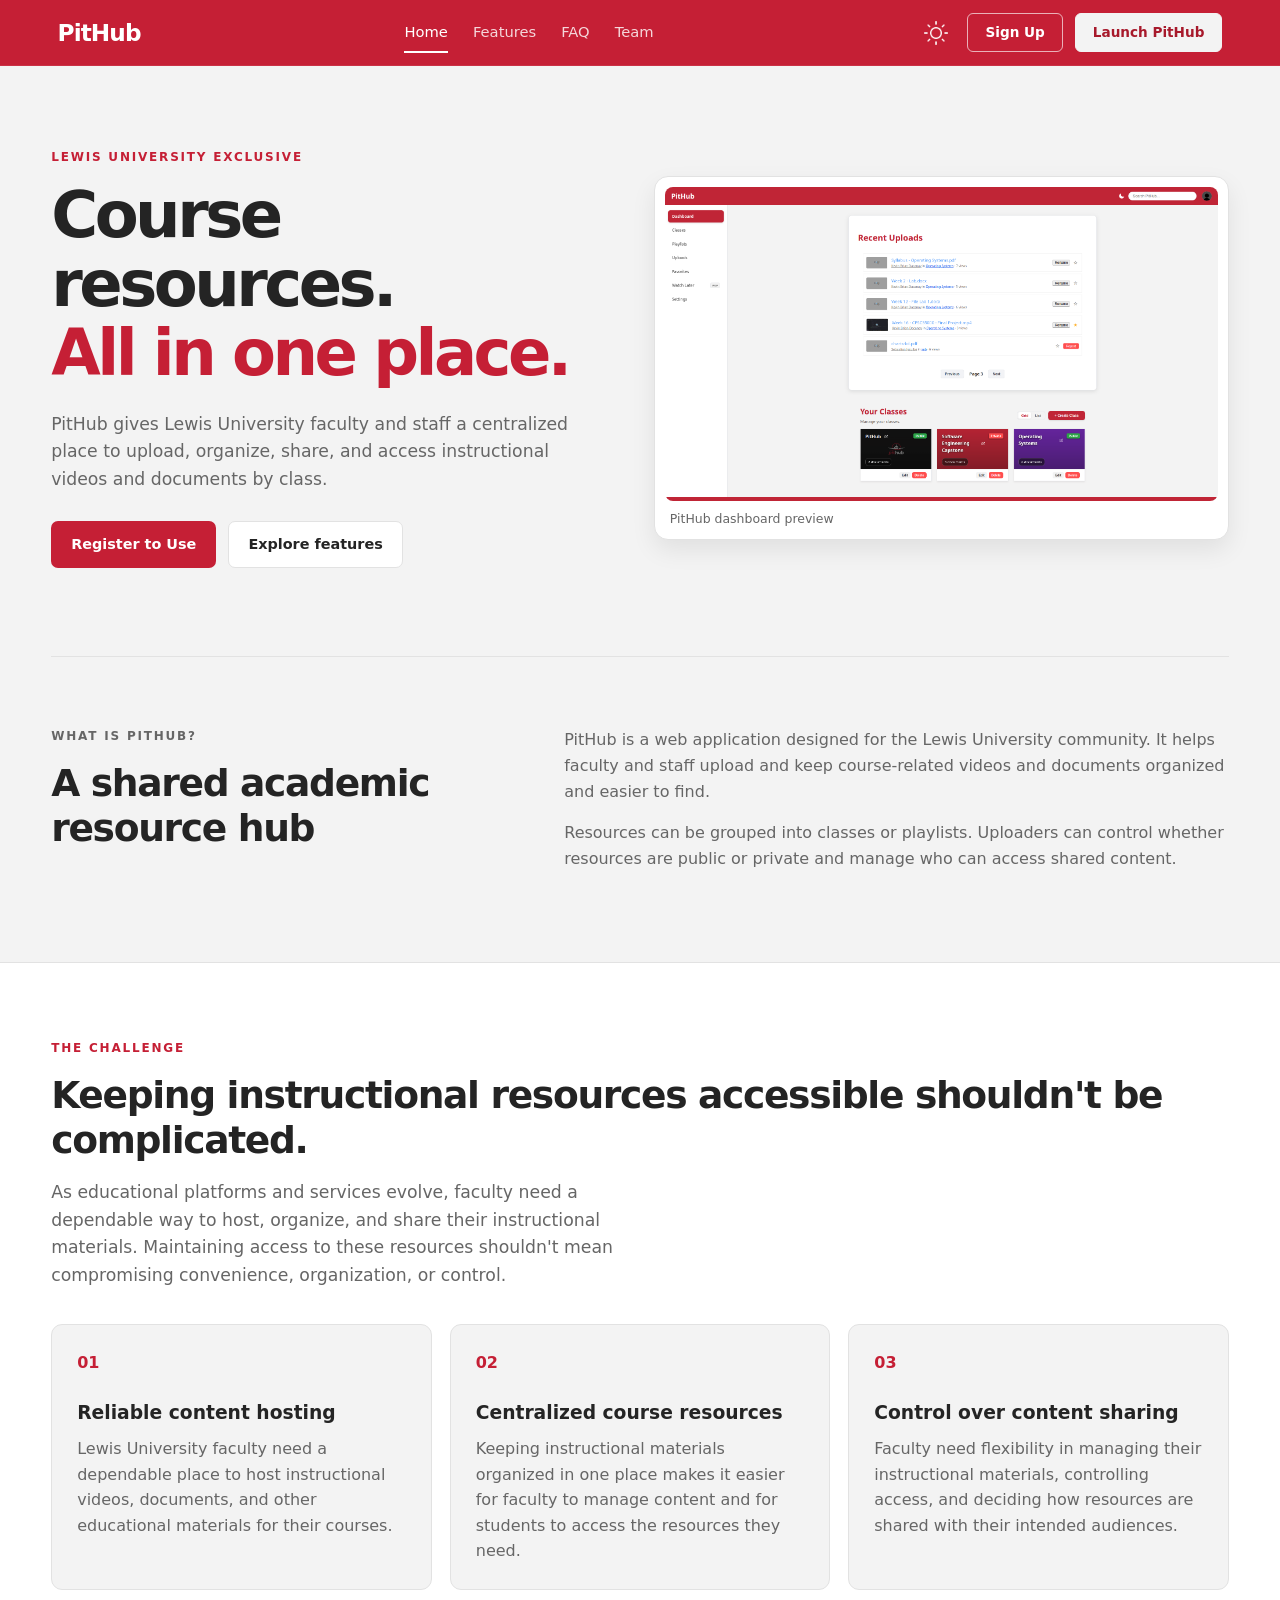
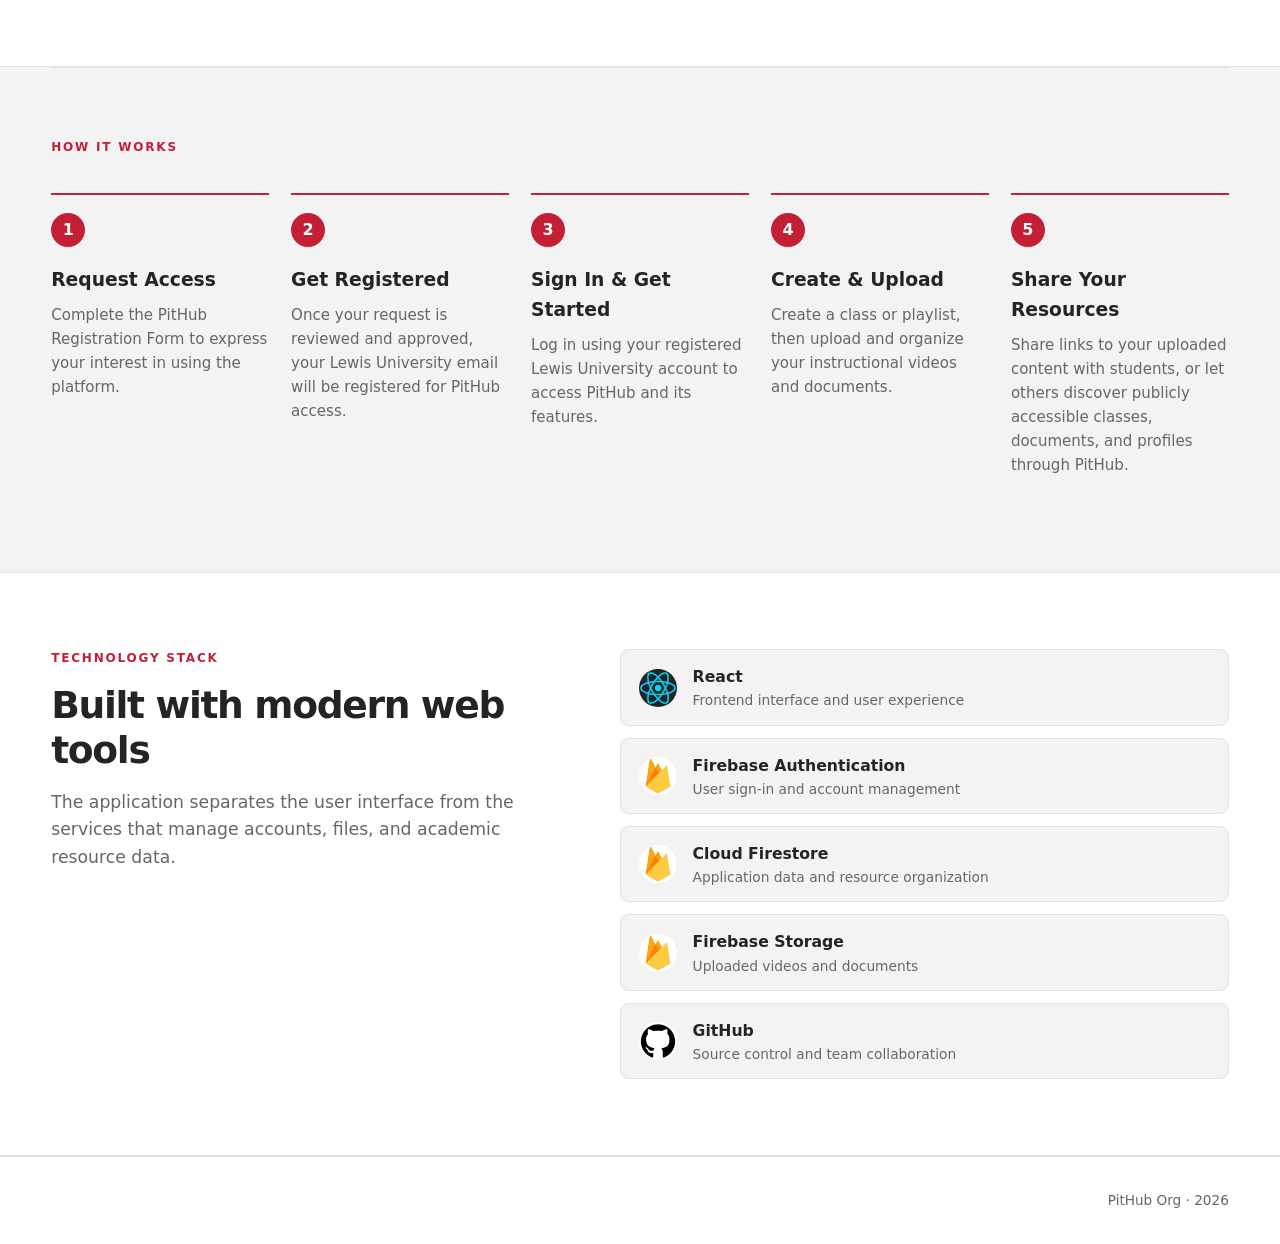
<file: index.html>
<!DOCTYPE html>
<html lang="en">
<head>
	<script>
        (function () {
            try {
                const savedTheme = localStorage.getItem("pithub-theme");

                const preferredTheme =
                    window.matchMedia("(prefers-color-scheme: light)").matches
                        ? "light"
                        : "dark";

                const theme =
                    savedTheme === "light" || savedTheme === "dark"
                        ? savedTheme
                        : preferredTheme;

                document.documentElement.dataset.theme = theme;

            } catch (error) {
                document.documentElement.dataset.theme = "dark";
            }
        })();
    </script>
	<meta charset="UTF-8">
	<meta name="viewport" content="width=device-width, initial-scale=1.0">
	<meta name="description" content="PitHub is a centralized academic resource hub for sharing course videos and documents.">
	<title>PitHub | Academic Resource Hub</title>
	<link rel="stylesheet" href="/css/style.css">
	<script src="/js/script.js" defer></script>
	<link rel="icon" href="/assets/logo/pithub-tab-logo.png" type="image/png">
</head>
<body>
	<header class="site-header">
		<a class="brand" href="index.html" aria-label="PitHub home">PitHub</a>
		<button class="menu-toggle" aria-label="Toggle navigation" aria-expanded="false">☰</button>
		<nav class="main-nav" aria-label="Main navigation">
			<a class="active" href="index.html">Home</a>
			<a href="features.html">Features</a>
			<a href="faq.html">FAQ</a>
			<a href="team.html">Team</a>
		</nav>
		<div class="header-actions">
		<button
			class="theme-toggle"
			type="button"
			aria-label="Switch color theme"
			title="Switch color theme"
		>
			<img
				class="theme-icon"
				src="/assets/logo/dark-mode.png"
				alt=""
			>
		</button>
		<a
			class="header-button header-button-outline"
			href="https://forms.gle/XXeWgGT44vZbGn86A"
			target="_blank"
			rel="noopener noreferrer"
		>
			Sign Up
		</a>

		<a
			class="header-button header-button-primary"
			href="https://backend--pithub-test-kd.us-east4.hosted.app"
			target="_blank"
			rel="noopener noreferrer"
		>
			Launch PitHub
		</a>
		</div>
	</header>

	<main>
		<section class="hero section-shell">
		<div class="hero-copy">
			<p class="eyebrow">LEWIS UNIVERSITY EXCLUSIVE</p>
			<h1>Course resources.<br><span>All in one place.</span></h1>
			<p class="hero-text">PitHub gives Lewis University faculty and staff a centralized place to upload, organize, share, and access instructional videos and documents by class.</p>
			<div class="hero-actions">
				<a class="button button-primary" href="https://forms.gle/XXeWgGT44vZbGn86A" target="_blank" rel="noopener noreferrer">Register to Use</a>
				<a class="button button-secondary" href="features.html">Explore features</a>
			</div>
		</div>
		<div class="hero-visual">
			<img src="assets/images/ptihub-dashboard.png" alt="PitHub dashboard showing recent uploads and class cards">
			<span class="visual-caption">PitHub dashboard preview</span>
		</div>
		</section>

		<section class="section-shell intro-grid">
		<div>
			<p class="eyebrow">WHAT IS PITHUB?</p>
			<h2>A shared academic resource hub</h2>
		</div>
		<div>
			<p>PitHub is a web application designed for the Lewis University community. It helps faculty and staff upload and keep course-related videos and documents organized and easier to find.</p>
			<p>Resources can be grouped into classes or playlists. Uploaders can control whether resources are public or private and manage who can access shared content.</p>
		</div>
		</section>

		<section class="problem-section">
		<div class="section-shell">
			<p class="eyebrow">THE CHALLENGE</p>
			<h2>Keeping instructional resources accessible shouldn't be complicated.</h2>
			<p class="section-lead">
			As educational platforms and services evolve, faculty need a dependable
			way to host, organize, and share their instructional materials.
			Maintaining access to these resources shouldn't mean compromising
			convenience, organization, or control.
			</p>

			<div class="problem-cards">
			<article class="info-card">
				<span class="card-number">01</span>
				<h3>Reliable content hosting</h3>
				<p>
				Lewis University faculty need a dependable place to host instructional 
				videos, documents, and other educational materials for their courses.
				</p>
			</article>

			<article class="info-card">
				<span class="card-number">02</span>
				<h3>Centralized course resources</h3>
				<p>
				Keeping instructional materials organized in one place makes
				it easier for faculty to manage content and for students to
				access the resources they need.
				</p>
			</article>

			<article class="info-card">
				<span class="card-number">03</span>
				<h3>Control over content sharing</h3>
				<p>
				Faculty need flexibility in managing their instructional
				materials, controlling access, and deciding how resources
				are shared with their intended audiences.
				</p>
			</article>
			</div>
		</div>
		</section>

		<section class="section-shell steps-section">
		<p class="eyebrow">HOW IT WORKS</p>
		<div class="steps">
			<article>
				<span>1</span>
				<h3>Request Access</h3>
				<p>Complete the PitHub Registration Form to express your interest in using the platform.</p>
			</article>

			<article>
				<span>2</span>
				<h3>Get Registered</h3>
				<p>Once your request is reviewed and approved, your Lewis University email will be registered for PitHub access.</p>
			</article>

			<article>
				<span>3</span>
				<h3>Sign In & Get Started</h3>
				<p>Log in using your registered Lewis University account to access PitHub and its features.</p>
			</article>

			<article>
				<span>4</span>
				<h3>Create & Upload</h3>
				<p>Create a class or playlist, then upload and organize your instructional videos and documents.</p>
			</article>

			<article>
				<span>5</span>
				<h3>Share Your Resources</h3>
				<p>Share links to your uploaded content with students, or let others discover publicly accessible classes, documents, and profiles through PitHub.</p>
			</article>
		</div>
		</section>
		

		<section class="tech-section">
		<div class="section-shell tech-grid">
			<div>
			<p class="eyebrow">TECHNOLOGY STACK</p>
			<h2>Built with modern web tools</h2>
			<p class="section-lead">
				The application separates the user interface from the services
				that manage accounts, files, and academic resource data.
			</p>
			</div>

			<div class="tech-list">
			<div class="tech-item">
				<img class="tech-logo" src="/assets/logo/react-logo.png" alt="React logo">
				<div>
				<strong>React</strong>
				<span>Frontend interface and user experience</span>
				</div>
			</div>

			<div class="tech-item">
				<img class="tech-logo" src="/assets/logo/firebase-logo.png" alt="Firebase logo">
				<div>
				<strong>Firebase Authentication</strong>
				<span>User sign-in and account management</span>
				</div>
			</div>

			<div class="tech-item">
				<img class="tech-logo" src="/assets/logo/firebase-logo.png" alt="Cloud Firestore logo">
				<div>
				<strong>Cloud Firestore</strong>
				<span>Application data and resource organization</span>
				</div>
			</div>

			<div class="tech-item">
				<img class="tech-logo" src="/assets/logo/firebase-logo.png" alt="Firebase Storage logo">
				<div>
				<strong>Firebase Storage</strong>
				<span>Uploaded videos and documents</span>
				</div>
			</div>

			<div class="tech-item">
				<img class="tech-logo" src="/assets/logo/github-logo.png" alt="GitHub logo">
				<div>
				<strong>GitHub</strong>
				<span>Source control and team collaboration</span>
				</div>
			</div>
			</div>
		</div>
		</section>

	</main>

	<footer class="site-footer">
		<div class="section-shell footer-inner">
			<a class="brand" href="index.html">PitHub</a>
			<p>PitHub Org · 2026 </p>
		</div>
	</footer>
</body>
</html>
</file>
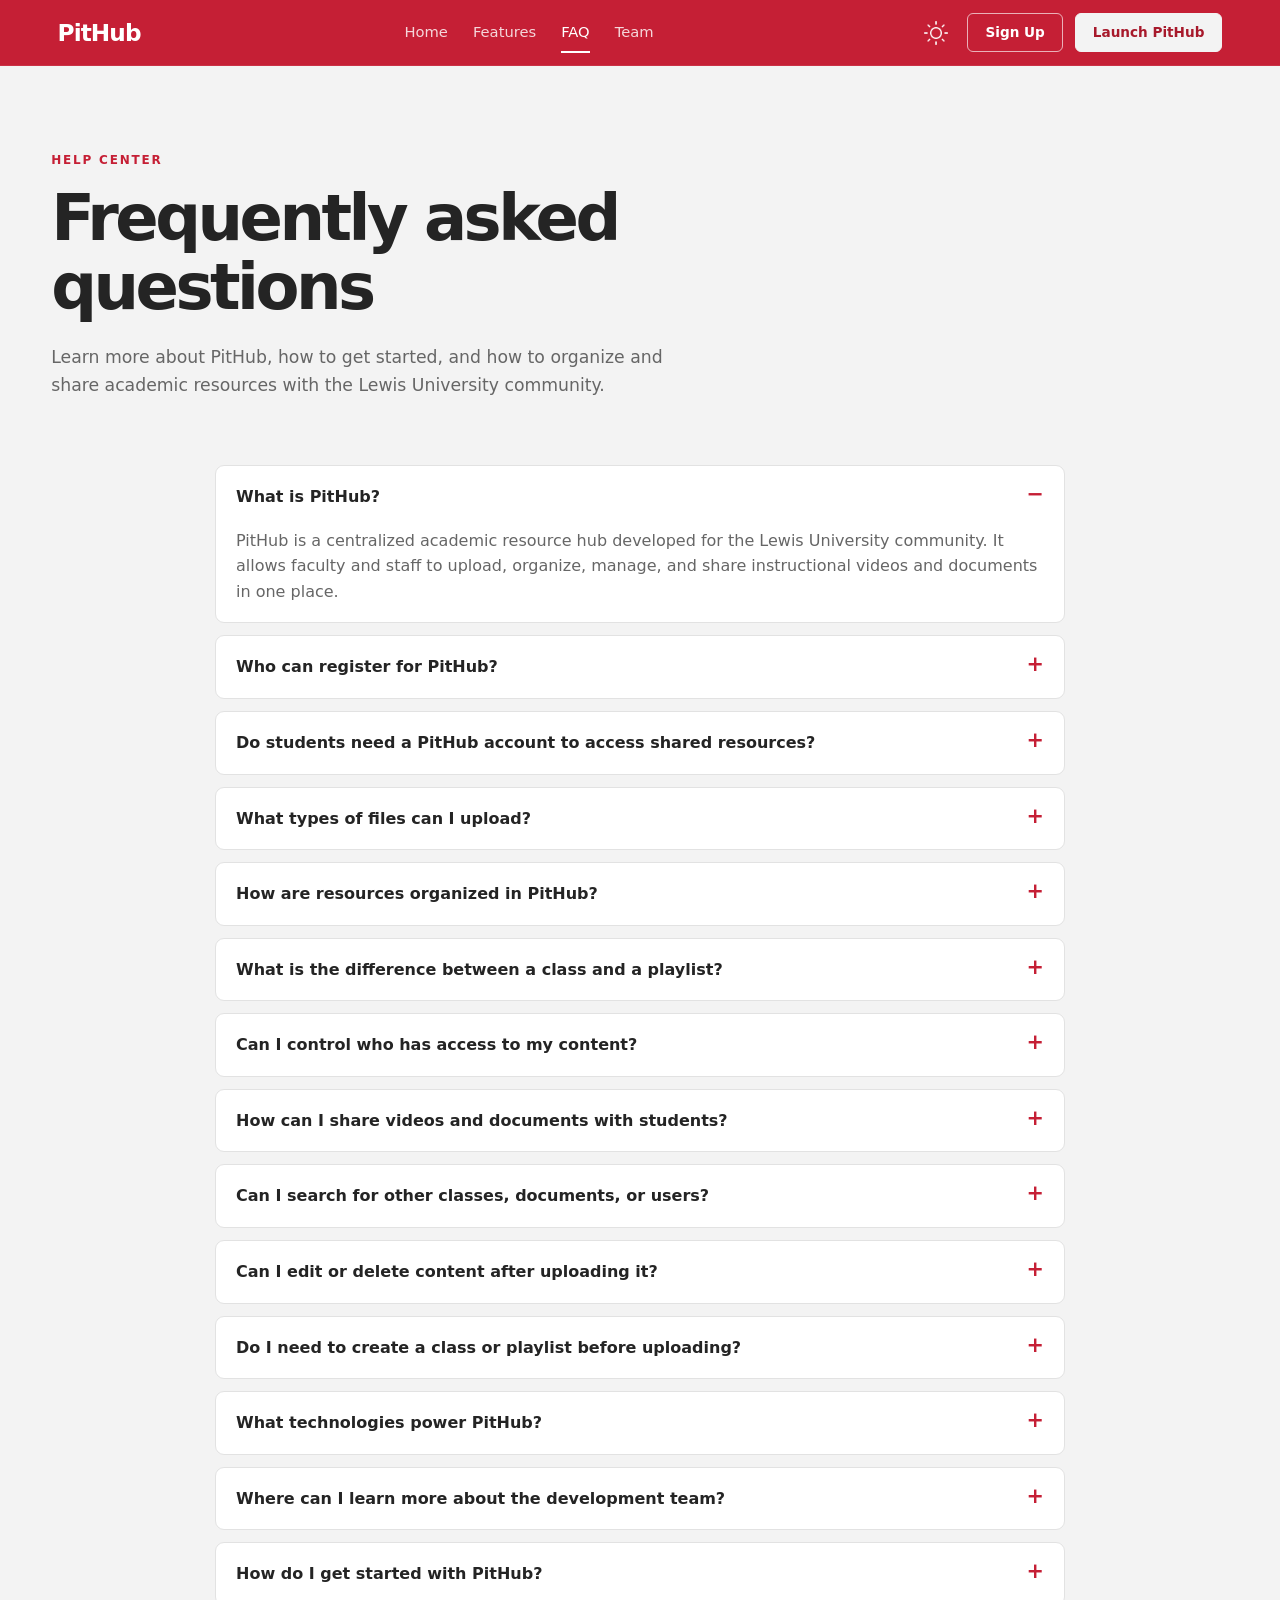
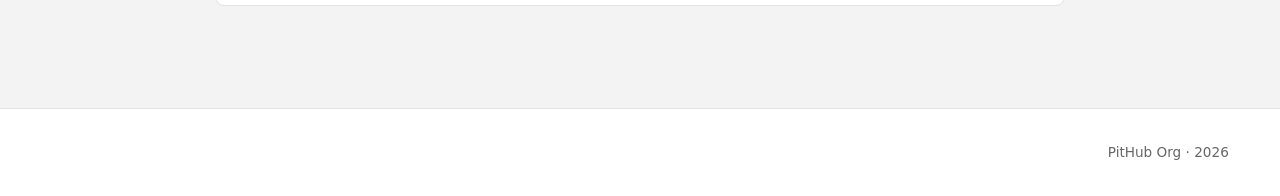
<file: faq.html>
<!DOCTYPE html>
<html lang="en">
<head>
	<script>
        (function () {
            try {
                const savedTheme = localStorage.getItem("pithub-theme");

                const preferredTheme =
                    window.matchMedia("(prefers-color-scheme: light)").matches
                        ? "light"
                        : "dark";

                const theme =
                    savedTheme === "light" || savedTheme === "dark"
                        ? savedTheme
                        : preferredTheme;

                document.documentElement.dataset.theme = theme;

            } catch (error) {
                document.documentElement.dataset.theme = "dark";
            }
        })();
    </script>
    <meta charset="UTF-8">
    <meta name="viewport" content="width=device-width, initial-scale=1.0">
    <meta name="description" content="Frequently asked questions about PitHub, Lewis University's academic resource sharing platform.">

    <title>FAQ | PitHub</title>

    <link rel="stylesheet" href="/css/style.css">
    <script src="/js/script.js" defer></script>
    <link rel="icon" href="/assets/logo/pithub-tab-logo.png" type="image/png">
</head>

<body>
    <header class="site-header">
        <a class="brand" href="index.html" aria-label="PitHub home">PitHub</a>

        <button
            class="menu-toggle"
            aria-label="Toggle navigation"
            aria-expanded="false">
            ☰
        </button>

        <nav class="main-nav" aria-label="Main navigation">
            <a href="index.html">Home</a>
            <a href="features.html">Features</a>
            <a class="active" href="faq.html">FAQ</a>
            <a href="team.html">Team</a>
        </nav>

        <div class="header-actions">
            <button
                class="theme-toggle"
                type="button"
                aria-label="Switch color theme"
                title="Switch color theme">
                <img
                    class="theme-icon"
                    src="/assets/logo/dark-mode.png"
                    alt="">
            </button>

            <a
                class="header-button header-button-outline"
                href="https://forms.gle/XXeWgGT44vZbGn86A"
                target="_blank"
                rel="noopener noreferrer">
                Sign Up
            </a>

            <a
                class="header-button header-button-primary"
                href="https://backend--pithub-test-kd.us-east4.hosted.app"
                target="_blank"
                rel="noopener noreferrer">
                Launch PitHub
            </a>
        </div>
    </header>

    <main>
        <section class="page-hero section-shell">
            <p class="eyebrow">HELP CENTER</p>
            <h1>Frequently asked questions</h1>
            <p class="section-lead">
                Learn more about PitHub, how to get started, and how to
                organize and share academic resources with the Lewis
                University community.
            </p>
        </section>

        <section class="section-shell faq-list">

            <details open>
                <summary>What is PitHub?</summary>
                <p>
                    PitHub is a centralized academic resource hub developed
                    for the Lewis University community. It allows faculty and
                    staff to upload, organize, manage, and share instructional
                    videos and documents in one place.
                </p>
            </details>

            <details>
                <summary>Who can register for PitHub?</summary>
                <p>
                    PitHub accounts are currently available to Lewis University
                    faculty and staff. Prospective users must complete the
                    <a class="text-link"
                       href="https://forms.gle/XXeWgGT44vZbGn86A"
                       target="_blank"
                       rel="noopener noreferrer">
                        PitHub Registration Form
                    </a>.
                    Once their registration is reviewed and their account is
                    created using their Lewis University email address, they
                    can sign in and access the platform.
                </p>
            </details>

            <details>
                <summary>Do students need a PitHub account to access shared resources?</summary>
                <p>
                    No. Students and other recipients do not need a PitHub
                    account to access shared content. Faculty can copy and
                    distribute direct links to their uploaded videos or
                    documents, allowing students to access the resources
                    without signing in to PitHub.
                </p>
            </details>

            <details>
                <summary>What types of files can I upload?</summary>
                <p>
                    PitHub supports instructional videos and common document
                    formats, including PDF, DOCX, PPTX, and other commonly
                    used educational file types. These resources can be
                    uploaded and organized within classes or playlists.
                </p>
            </details>

            <details>
                <summary>How are resources organized in PitHub?</summary>
                <p>
                    Users must first create a class or playlist before
                    uploading instructional materials. Classes and playlists
                    provide a way to group related videos and documents,
                    making resources easier to manage and access.
                </p>
            </details>

            <details>
                <summary>What is the difference between a class and a playlist?</summary>
                <p>
                    Classes and playlists both allow users to organize
                    instructional resources. Classes can be configured as
                    either public or private, while playlists are always
                    private. Playlist owners can invite other PitHub users
                    and assign permissions to control how invited members
                    interact with the playlist's content.
                </p>
            </details>

            <details>
                <summary>Can I control who has access to my content?</summary>
                <p>
                    Yes. PitHub provides public and private visibility
                    options for classes. Public classes can be discovered
                    by other users through the platform, while private
                    classes restrict access.
                </p>
                <p>
                    Playlists are always private. Their owners can invite
                    other registered PitHub users and assign permissions
                    such as:
                </p>
                <ul>
                    <li><strong>View Only:</strong> Members can view playlist content.</li>
                    <li><strong>Post:</strong> Members can upload content to the playlist.</li>
                    <li><strong>Delete:</strong> Members can also delete playlist content.</li>
                </ul>
            </details>

            <details>
                <summary>How can I share videos and documents with students?</summary>
                <p>
                    The primary way to share resources with students is by
                    copying the direct link to an uploaded video or document
                    and distributing it through your preferred communication
                    or learning management platform.
                </p>
                <p>
                    Students can open shared links without creating a PitHub
                    account or signing in. This makes it easy to distribute
                    instructional materials without requiring students to
                    become PitHub users.
                </p>
            </details>

            <details>
                <summary>Can I search for other classes, documents, or users?</summary>
                <p>
                    Yes. PitHub includes search functionality that allows
                    users to look for classes, specific documents, and
                    other users. Publicly accessible classes and user
                    profiles can be discovered through the platform.
                    Private content remains subject to its access settings.
                </p>
            </details>

            <details>
                <summary>Can I edit or delete content after uploading it?</summary>
                <p>
                    Yes. Users can edit and delete their own uploaded
                    content after it has been added to PitHub. This allows
                    faculty and staff to maintain their resources and keep
                    instructional materials up to date.
                </p>
            </details>

            <details>
                <summary>Do I need to create a class or playlist before uploading?</summary>
                <p>
                    Yes. Before uploading a video or document, you must
                    first create a class or playlist. Uploaded resources
                    are organized within these collections rather than
                    being uploaded independently.
                </p>
            </details>

            <details>
                <summary>What technologies power PitHub?</summary>
                <p>
                    PitHub is built using React for its frontend interface
                    and Firebase services for authentication, application
                    data management, and file storage. GitHub is used for
                    source control and development collaboration.
                </p>
            </details>

            <details>
                <summary>Where can I learn more about the development team?</summary>
                <p>
                    Visit the
                    <a class="text-link" href="team.html">Team page</a>
                    to learn more about the developers who originally
                    created PitHub and the team currently maintaining
                    and developing the platform.
                </p>
            </details>

            <details>
                <summary>How do I get started with PitHub?</summary>
                <p>
                    To get started, complete the
                    <a class="text-link"
                       href="https://forms.gle/XXeWgGT44vZbGn86A"
                       target="_blank"
                       rel="noopener noreferrer">
                        PitHub Registration Form
                    </a>.
                    Once your account has been registered using your Lewis
                    University email, you can sign in, create a class or
                    playlist, and begin uploading and sharing instructional
                    resources.
                </p>
            </details>

        </section>
    </main>

    <footer class="site-footer">
        <div class="section-shell footer-inner">
            <a class="brand" href="index.html">PitHub</a>
            <p>PitHub Org · 2026</p>
        </div>
    </footer>
</body>
</html>
</file>
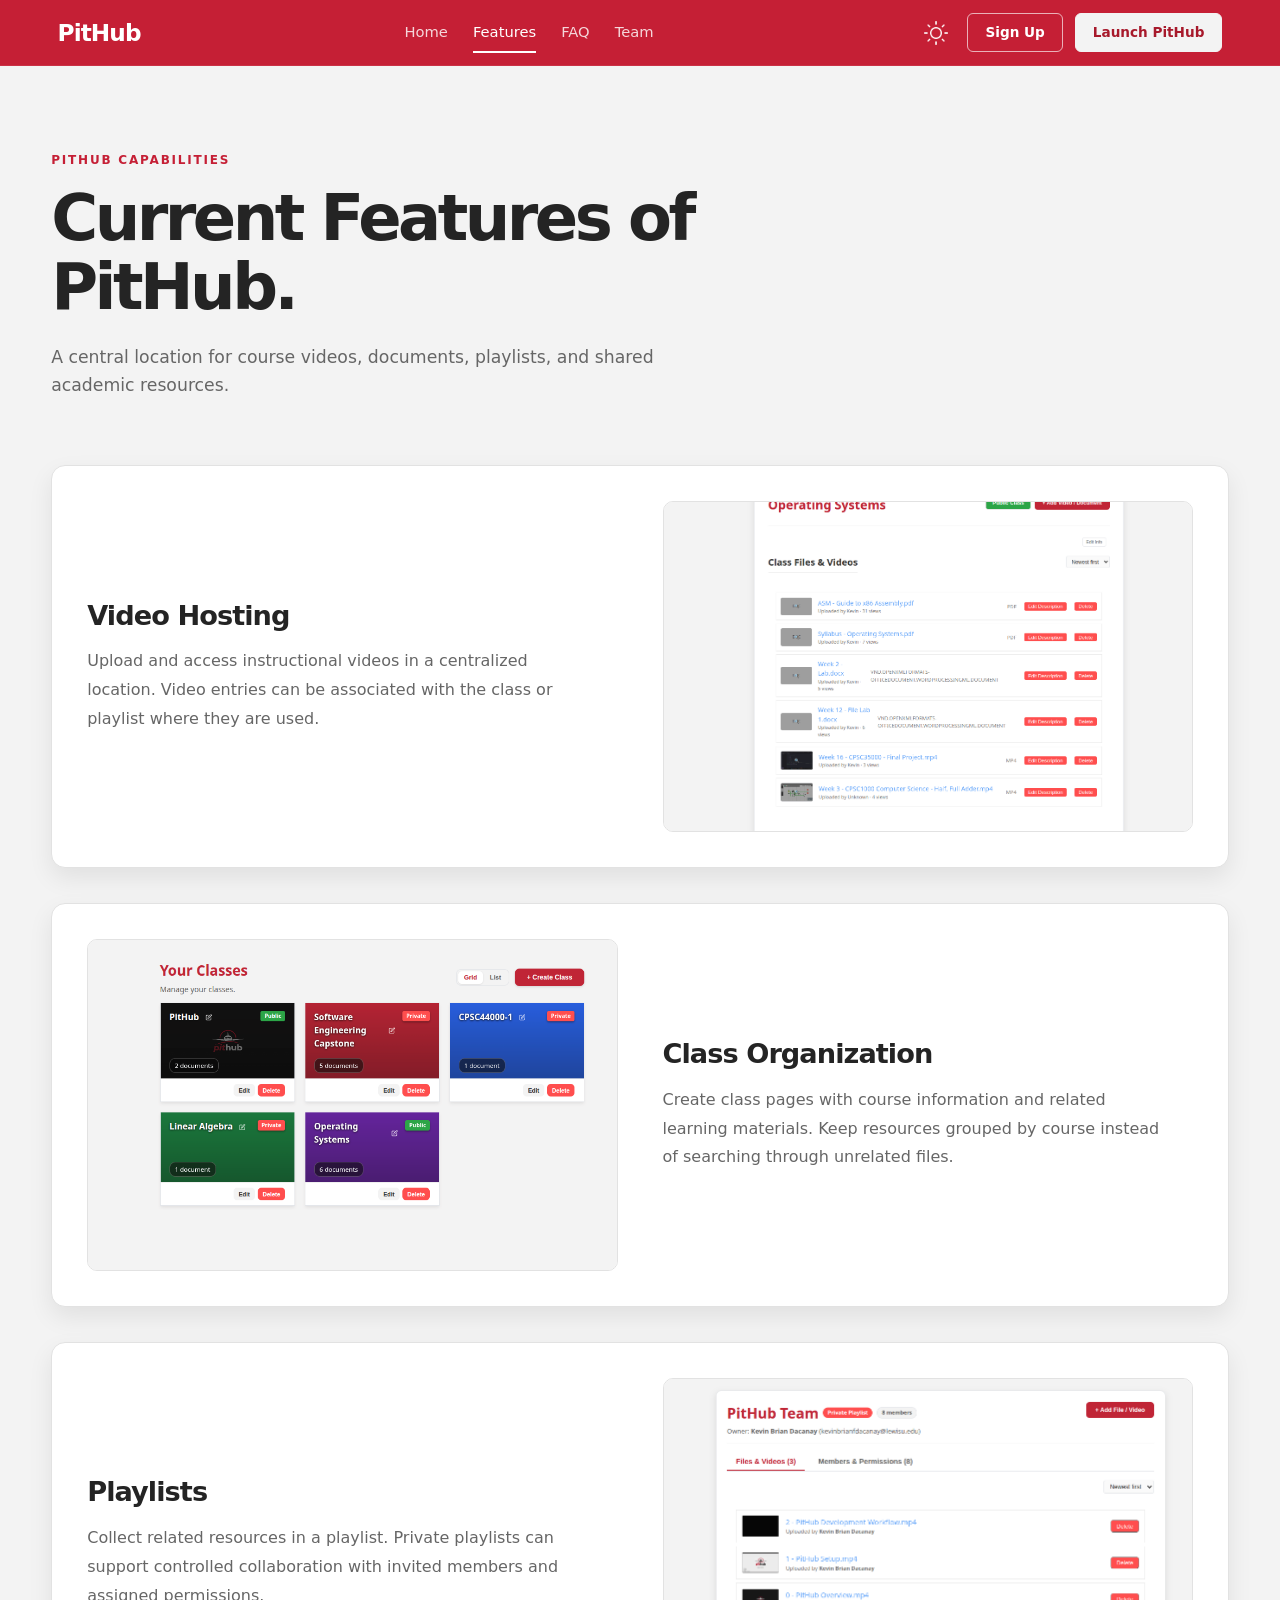
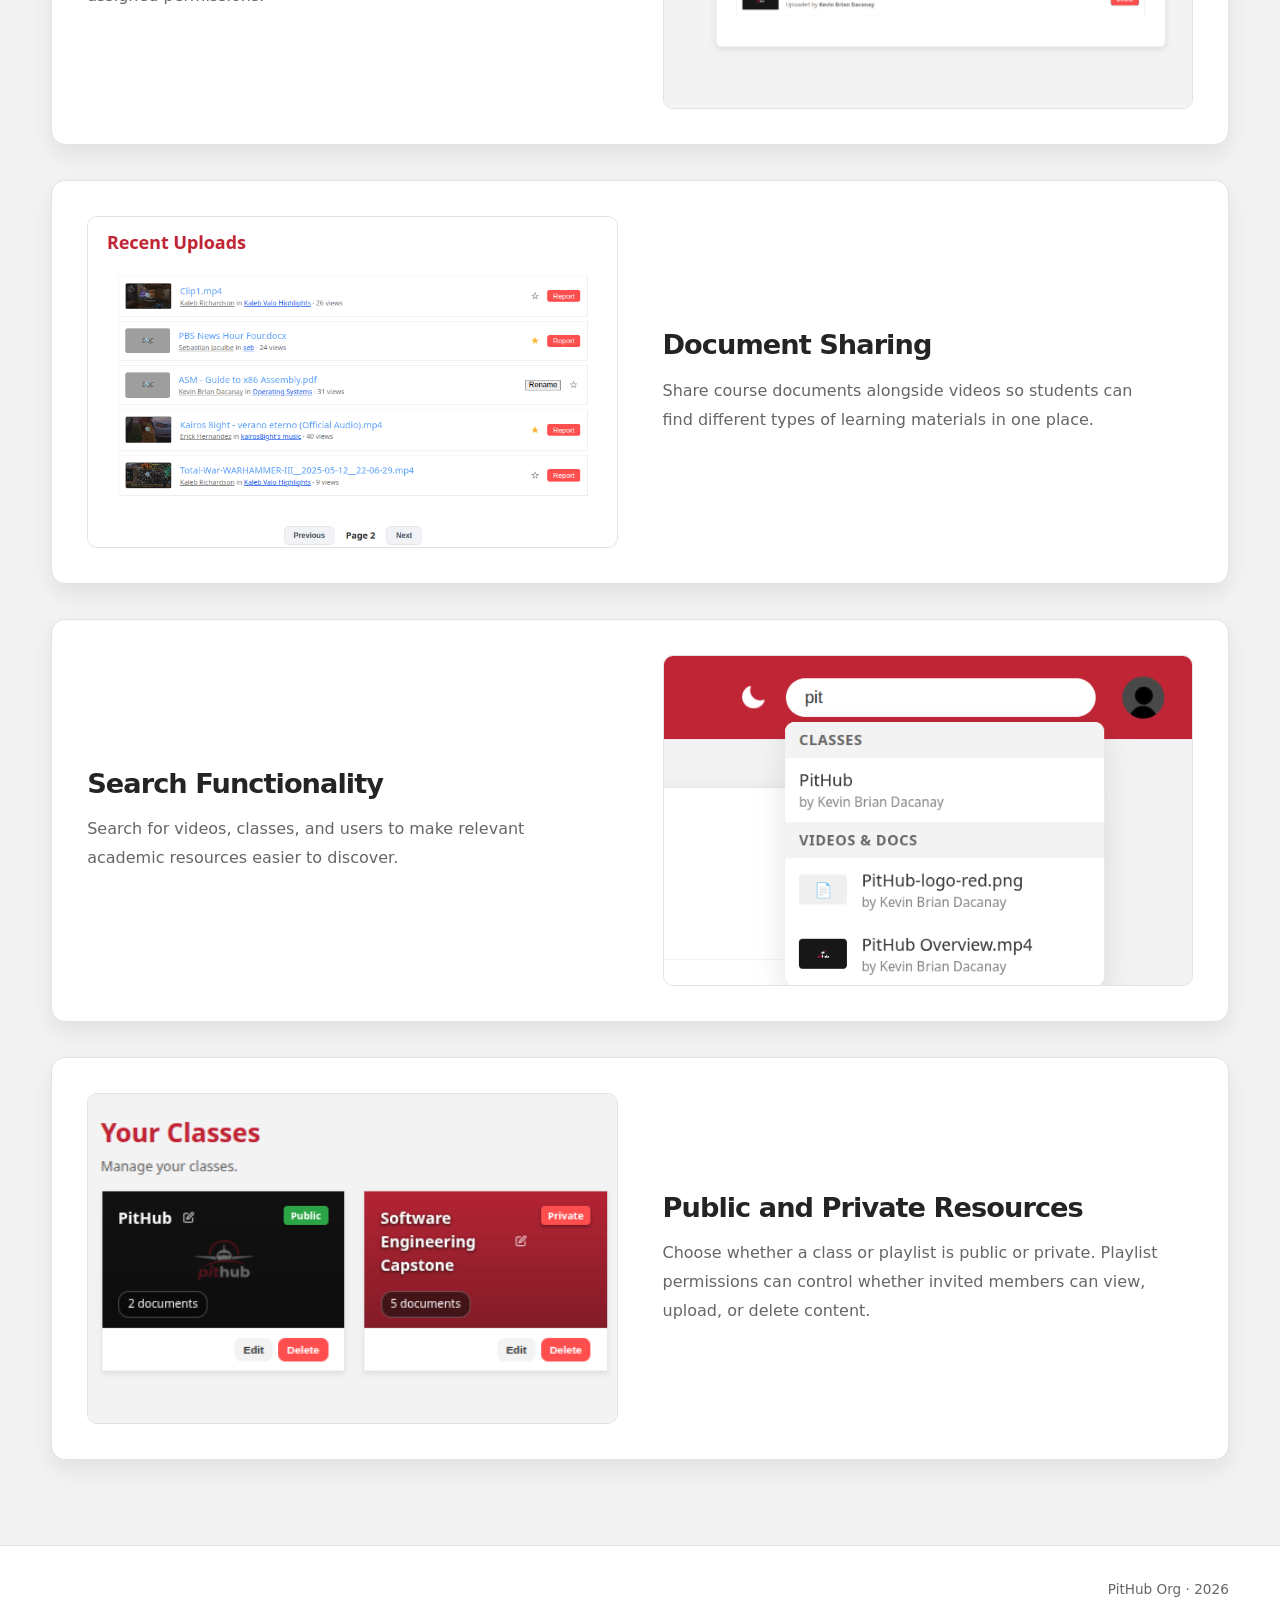
<file: features.html>
<!DOCTYPE html>
<html lang="en">
<head>
    <script>
        (function () {
            try {
                const savedTheme = localStorage.getItem("pithub-theme");

                const preferredTheme =
                    window.matchMedia("(prefers-color-scheme: light)").matches
                        ? "light"
                        : "dark";

                const theme =
                    savedTheme === "light" || savedTheme === "dark"
                        ? savedTheme
                        : preferredTheme;

                document.documentElement.dataset.theme = theme;

            } catch (error) {
                document.documentElement.dataset.theme = "dark";
            }
        })();
    </script>
    <meta charset="UTF-8"><meta name="viewport" content="width=device-width, initial-scale=1.0">
    <meta name="description" content="Explore PitHub's academic resource sharing features.">
    <title>Features | PitHub</title><link rel="stylesheet" href="/css/style.css"><script src="/js/script.js" defer></script>
	<link rel="icon" href="/assets/logo/pithub-tab-logo.png" type="image/png">
</head>
<body>
	<header class="site-header">
		<a class="brand" href="index.html" aria-label="PitHub home">PitHub</a>
		<button class="menu-toggle" aria-label="Toggle navigation" aria-expanded="false">☰</button>
		<nav class="main-nav" aria-label="Main navigation">
			<a href="index.html">Home</a>
			<a class="active"href="features.html">Features</a>
			<a href="faq.html">FAQ</a>
			<a href="team.html">Team</a>

		</nav>
		<div class="header-actions">
		<button
			class="theme-toggle"
			type="button"
			aria-label="Switch color theme"
			title="Switch color theme"
		>
			<img
				class="theme-icon"
				src="/assets/logo/dark-mode.png"
				alt=""
			>
		</button>
		<a
			class="header-button header-button-outline"
			href="https://forms.gle/XXeWgGT44vZbGn86A"
			target="_blank"
			rel="noopener noreferrer"
		>
			Sign Up
		</a>

		<a
			class="header-button header-button-primary"
			href="https://backend--pithub-test-kd.us-east4.hosted.app"
			target="_blank"
			rel="noopener noreferrer"
		>
			Launch PitHub
		</a>
		</div>
	</header>
    <main>
        <section class="page-hero section-shell"><p class="eyebrow">PITHUB CAPABILITIES</p><h1>Current Features of PitHub.</h1><p class="section-lead">A central location for course videos, documents, playlists, and shared academic resources.</p></section>
        <section class="section-shell feature-list">
        <article class="feature-card">
            <div class="feature-content">
                <h2>Video Hosting</h2>
                <p>
                    Upload and access instructional videos in a centralized
                    location. Video entries can be associated with the class
                    or playlist where they are used.
                </p>
            </div>
            <div class="feature-image">
                <img src="/assets/images/pithub-video-hosting.png"
                    alt="PitHub video hosting feature">
            </div>
        </article>
        <article class="feature-card">
            <div class="feature-content">
                <h2>Class Organization</h2>
                <p>
                    Create class pages with course information and related
                    learning materials. Keep resources grouped by course
                    instead of searching through unrelated files.
                </p>
            </div>
            <div class="feature-image">
                <img src="/assets/images/pithub-class-organization.png"
                    alt="PitHub class organization feature">
            </div>
        </article>

        <article class="feature-card">
            <div class="feature-content">
                <h2>Playlists</h2>
                <p>
                    Collect related resources in a playlist. Private playlists
                    can support controlled collaboration with invited members
                    and assigned permissions.
                </p>
            </div>
            <div class="feature-image">
                <img src="/assets/images/pithub-playlists.png"
                    alt="PitHub playlists feature">
            </div>
        </article>

        <article class="feature-card">
            <div class="feature-content">
                <h2>Document Sharing</h2>
                <p>
                    Share course documents alongside videos so students can
                    find different types of learning materials in one place.
                </p>
            </div>
            <div class="feature-image">
                <img src="/assets/images/pithub-document-sharing.png"
                    alt="PitHub document sharing feature">
            </div>
        </article>

        <article class="feature-card">
            <div class="feature-content">
                <h2>Search Functionality</h2>
                <p>
                    Search for videos, classes, and users to make relevant
                    academic resources easier to discover.
                </p>
            </div>
            <div class="feature-image">
                <img src="/assets/images/pithub-search-functionality.png"
                    alt="PitHub search functionality feature">
            </div>
        </article>

        <article class="feature-card">
            <div class="feature-content">
                <h2>Public and Private Resources</h2>
                <p>
                    Choose whether a class or playlist is public or private.
                    Playlist permissions can control whether invited members
                    can view, upload, or delete content.
                </p>
            </div>
            <div class="feature-image">
                <img src="/assets/images/pithub-public-private.png"
                    alt="PitHub public and private resources feature">
            </div>
        </article>

    </section>
    </main>
    <footer class="site-footer">
		<div class="section-shell footer-inner">
			<a class="brand" href="index.html">PitHub</a>
			<p>PitHub Org · 2026 </p>
		</div>
	</footer>
</body>
</html>
</file>
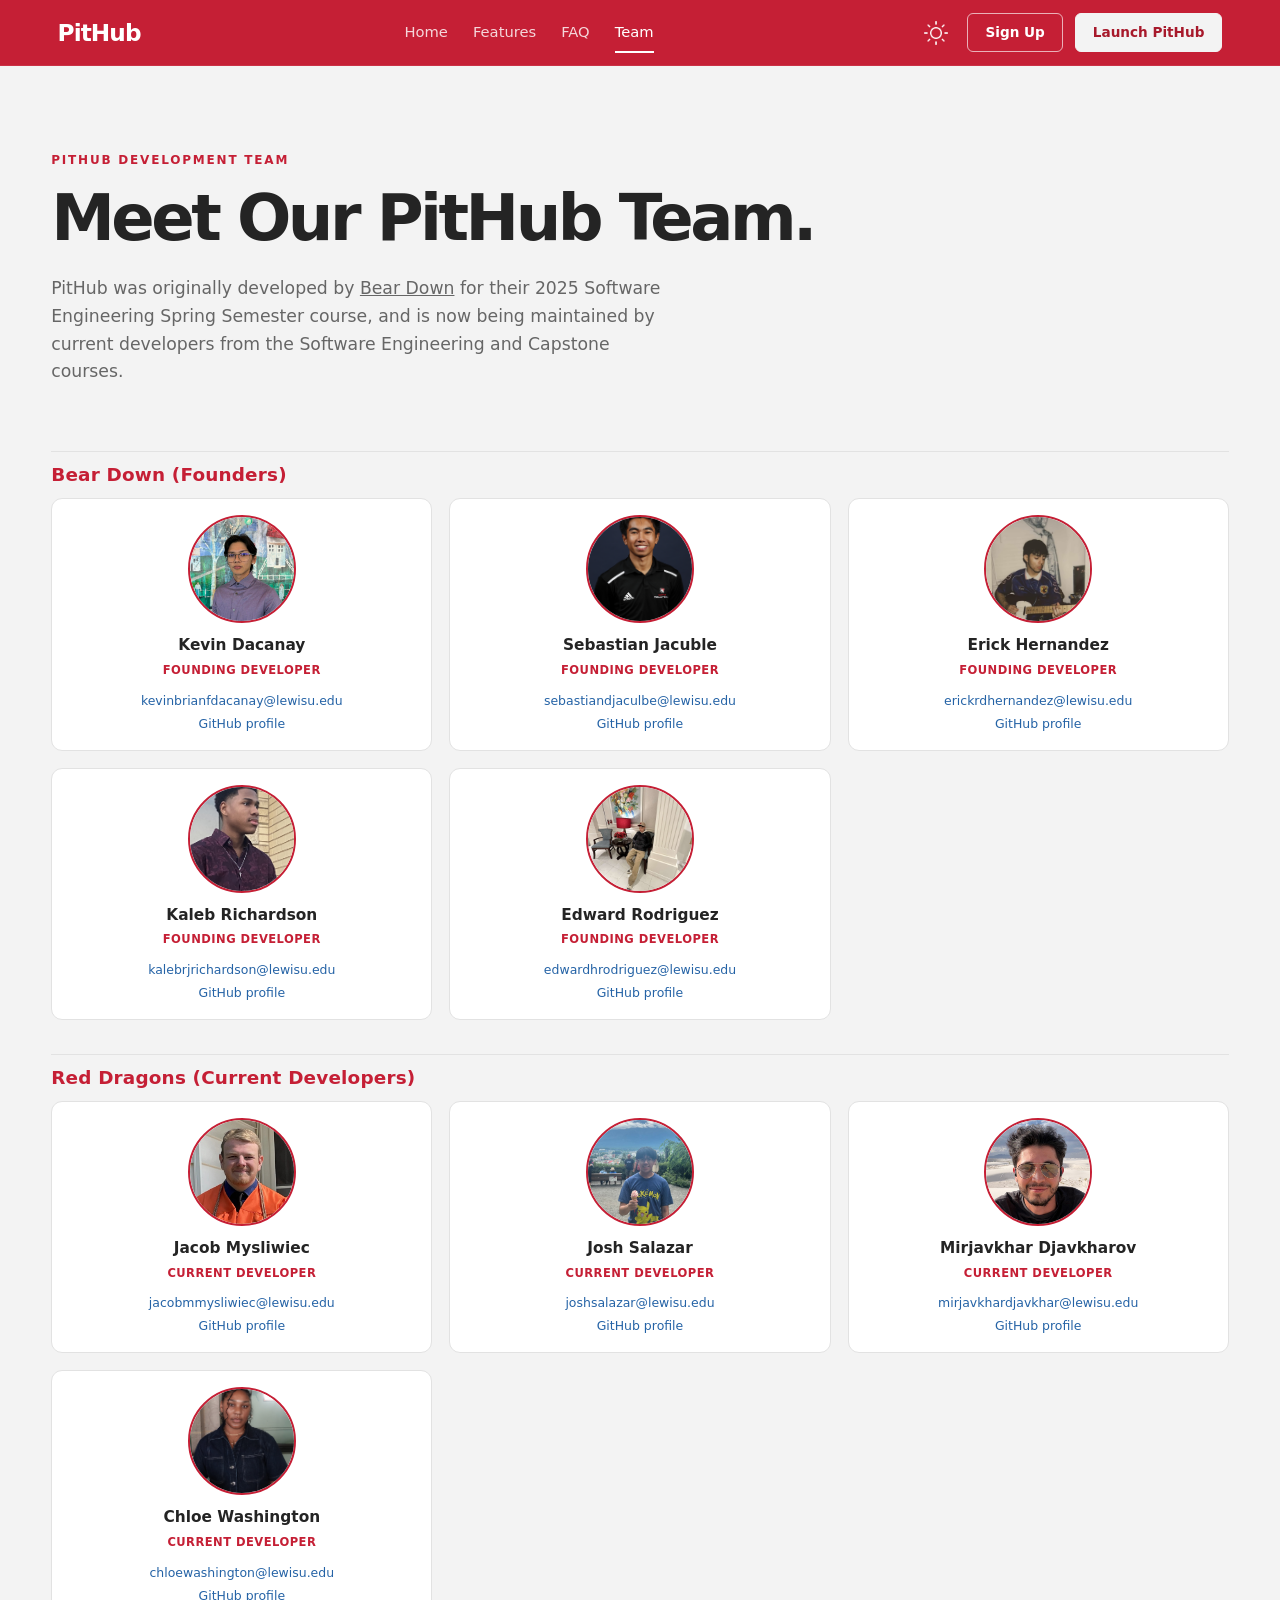
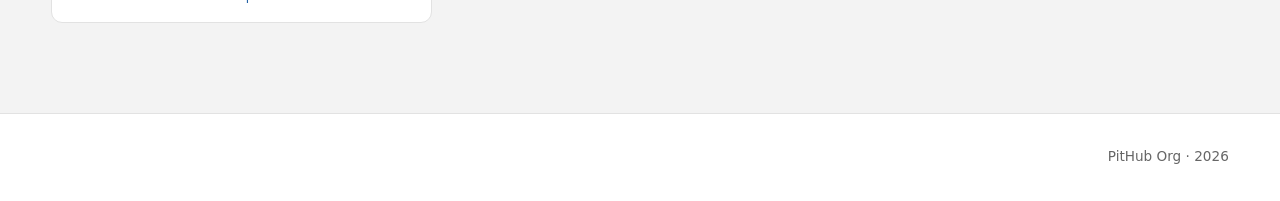
<file: team.html>
<!DOCTYPE html>
<html lang="en">
<head>
    <script>
        (function () {
            try {
                const savedTheme = localStorage.getItem("pithub-theme");

                const preferredTheme =
                    window.matchMedia("(prefers-color-scheme: light)").matches
                        ? "light"
                        : "dark";

                const theme =
                    savedTheme === "light" || savedTheme === "dark"
                        ? savedTheme
                        : preferredTheme;

                document.documentElement.dataset.theme = theme;

            } catch (error) {
                document.documentElement.dataset.theme = "dark";
            }
        })();
    </script>
    <meta charset="UTF-8">
    <meta name="viewport" content="width=device-width, initial-scale=1.0">
    <meta name="description" content="Meet the Bear Down developers behind PitHub.">

    <title>Our Team | PitHub</title>

    <link rel="stylesheet" href="/css/style.css">
    <script src="/js/script.js" defer></script>
	<link rel="icon" href="/assets/logo/pithub-tab-logo.png" type="image/png">
</head>

<body>
    <header class="site-header">
        <a class="brand" href="index.html" aria-label="PitHub home">PitHub</a>

        <button class="menu-toggle"
                aria-label="Toggle navigation"
                aria-expanded="false">☰</button>

        <nav class="main-nav" aria-label="Main navigation">
            <a href="index.html">Home</a>
            <a href="features.html">Features</a>
            <a href="faq.html">FAQ</a>
            <a class="active" href="team.html">Team</a>
        </nav>

        <div class="header-actions">
		<button
			class="theme-toggle"
			type="button"
			aria-label="Switch color theme"
			title="Switch color theme"
		>
			<img
				class="theme-icon"
				src="/assets/logo/dark-mode.png"
				alt=""
			>
		</button>
		<a
			class="header-button header-button-outline"
			href="https://forms.gle/XXeWgGT44vZbGn86A"
			target="_blank"
			rel="noopener noreferrer"
		>
			Sign Up
		</a>

		<a
			class="header-button header-button-primary"
			href="https://backend--pithub-test-kd.us-east4.hosted.app"
			target="_blank"
			rel="noopener noreferrer"
		>
			Launch PitHub
		</a>
		</div>
    </header>

    <main>
        <section class="page-hero section-shell">
            <p class="eyebrow">PITHUB DEVELOPMENT TEAM</p>
            <h1>Meet Our PitHub Team.</h1>
            <p class="section-lead">
                PitHub was originally developed by <a href="https://nice-bay-0f6a7851e.4.azurestaticapps.net/" target="_blank">Bear Down</a> 
                for their 2025 Software Engineering Spring Semester course, and is now being maintained by current developers from the Software Engineering and Capstone courses.
            </p>
        </section>

        <section class="section-shell team-section">

            <!-- Bear Down Founders -->
            <div class="team-group">
                <h2 class="team-group-title">Bear Down (Founders)</h2>

                <div class="team-grid">

                    <article class="team-card">
                        <img class="team-photo"
                             src="/assets/members/kevin-dacanay.jpg"
                             alt="Kevin Dacanay">

                        <h3>Kevin Dacanay</h3>
                        <p class="team-role">FOUNDING DEVELOPER</p>

                        <a href="mailto:kevinbrianfdacanay@lewisu.edu">
                            kevinbrianfdacanay@lewisu.edu
                        </a>

                        <a href="https://github.com/KevinDacanay"
                           target="_blank"
                           rel="noopener">
                            GitHub profile
                        </a>
                    </article>

                    <article class="team-card">
                        <img class="team-photo"
                             src="/assets/members/sebastian-jaculbe.jpg"
                             alt="Sebastian Jacuble">

                        <h3>Sebastian Jacuble</h3>
                        <p class="team-role">FOUNDING DEVELOPER</p>

                        <a href="mailto:sebastiandjaculbe@lewisu.edu">
                            sebastiandjaculbe@lewisu.edu
                        </a>

                        <a href="https://github.com/Sebbae1"
                           target="_blank"
                           rel="noopener">
                            GitHub profile
                        </a>
                    </article>

                    <article class="team-card">
                        <img class="team-photo"
                             src="/assets/members/erick-hernandez.jpg"
                             alt="Erick Hernandez">

                        <h3>Erick Hernandez</h3>
                        <p class="team-role">FOUNDING DEVELOPER</p>

                        <a href="mailto:erickrdhernandez@lewisu.edu">
                            erickrdhernandez@lewisu.edu
                        </a>

                        <a href="https://github.com/kairoshdz"
                           target="_blank"
                           rel="noopener">
                            GitHub profile
                        </a>
                    </article>

                    <article class="team-card">
                        <img class="team-photo"
                             src="/assets/members/kaleb-richardson.jpg"
                             alt="Kaleb Richardson">

                        <h3>Kaleb Richardson</h3>
                        <p class="team-role">FOUNDING DEVELOPER</p>

                        <a href="mailto:kalebrjrichardson@lewisu.edu">
                            kalebrjrichardson@lewisu.edu
                        </a>

                        <a href="https://github.com/KalebR6101"
                           target="_blank"
                           rel="noopener">
                            GitHub profile
                        </a>
                    </article>

                    <article class="team-card">
                        <img class="team-photo"
                             src="/assets/members/edward-rodriguez.jpg"
                             alt="Edward Rodriguez">

                        <h3>Edward Rodriguez</h3>
                        <p class="team-role">FOUNDING DEVELOPER</p>

                        <a href="mailto:edwardhrodriguez@lewisu.edu">
                            edwardhrodriguez@lewisu.edu
                        </a>

                        <a href="https://github.com/Eddy2005cs"
                           target="_blank"
                           rel="noopener">
                            GitHub profile
                        </a>
                    </article>

                </div>
            </div>

            <!-- RedDragons Current Developers -->
            <div class="team-group">
                <h2 class="team-group-title">Red Dragons (Current Developers)</h2>

                <div class="team-grid">

                    <article class="team-card">
                        <img class="team-photo"
                             src="/assets/members/jacob-mysliwiec.jpg"
                             alt="Jacob Mysliwiec">

                        <h3>Jacob Mysliwiec</h3>
                        <p class="team-role">CURRENT DEVELOPER</p>

                        <a href="mailto:jacobmmysliwiec@lewisu.edu">
                            jacobmmysliwiec@lewisu.edu
                        </a>

                        <a href="https://github.com/Jbob104"
                           target="_blank"
                           rel="noopener">
                            GitHub profile
                        </a>
                    </article>

                    <article class="team-card">
                        <img class="team-photo"
                             src="/assets/members/josh-salazar.jpg"
                             alt="Josh Salazar">

                        <h3>Josh Salazar</h3>
                        <p class="team-role">CURRENT DEVELOPER</p>

                        <a href="mailto:joshsalazar@lewisu.edu">
                            joshsalazar@lewisu.edu
                        </a>

                        <a href="https://github.com/EndangeredBlobfish"
                           target="_blank"
                           rel="noopener">
                            GitHub profile
                        </a>
                    </article>

                    
                    <article class="team-card">
                        <img class="team-photo"
                        src="/assets/members/mirjavkhar-djavkharov.jpg"
                        alt="Mirjavkhar Djavkharov">
                        
                        <h3>Mirjavkhar Djavkharov</h3>
                        <p class="team-role">CURRENT DEVELOPER</p>
                        
                        <a href="mailto:mirjavkhardjavkhar@lewisu.edu">
                            mirjavkhardjavkhar@lewisu.edu
                        </a>
                        
                        <a href="https://github.com/Mirjavkhar"
                        target="_blank"
                        rel="noopener">
                        GitHub profile
                    </a>
                </article>
                
                <article class="team-card">
                    <img class="team-photo"
                         src="/assets/members/chloe-washington.jpg"
                         alt="Chloe Washington">

                    <h3>Chloe Washington</h3>
                    <p class="team-role">CURRENT DEVELOPER</p>

                    <a href="mailto:chloewashington@lewisu.edu">
                        chloewashington@lewisu.edu
                    </a>

                    <a href="https://github.com/FutureCleo1"
                       target="_blank"
                       rel="noopener">
                        GitHub profile
                    </a>
                </article>
                </div>
            </div>

        </section>
    </main>

    <footer class="site-footer">
        <div class="section-shell footer-inner">
            <a class="brand" href="index.html">PitHub</a>
            <p>PitHub Org · 2026</p>
        </div>
    </footer>
</body>
</html>
</file>
<file: css/style.css>
/* =========================================================
   PITHUB WEBSITE STYLESHEET
   Consolidated styles for shared pages and components
   ========================================================= */

/* 1. Theme variables */
:root {
    color-scheme: dark;
    --bg: #171717;
    --surface: #222222;
    --surface-soft: #292929;
    --text: #f5f5f5;
    --muted: #a9a9a9;
    --border: #383838;
    --accent: #ff292f;
    --accent-dark: #c51f35;
    --header: #202020;
    --shadow: 0 12px 30px rgba(0, 0, 0, 0.14);
    --header-text: #ffffff;
    --header-muted: rgba(255, 255, 255, 0.82);
    --team-link: var(--accent);
    --team-link-hover: var(--accent-dark);
}

html[data-theme="light"] {
    color-scheme: light;
    --bg: #f3f3f3;
    --surface: #ffffff;
    --surface-soft: #f8f8f8;
    --text: #242424;
    --muted: #666666;
    --border: #e2e2e2;
    --accent: #c51f35;
    --accent-dark: #a7192b;
    --header: #c51f35;
    --shadow: 0 10px 24px rgba(0, 0, 0, 0.08);
    --team-link: #2563a6;
    --team-link-hover: #174b83;
}

/* 2. Global styles */
*,
*::before,
*::after {
    box-sizing: border-box;
}

html {
    scroll-behavior: smooth;
    scroll-padding-top: 80px;
}

/* Smooth transitions only during manual theme changes */

html.theme-transition,
html.theme-transition body,
html.theme-transition .site-header,
html.theme-transition .site-footer,
html.theme-transition .info-card,
html.theme-transition .feature-card,
html.theme-transition .team-card,
html.theme-transition .tech-item {
    transition:
        background-color .2s ease,
        color .2s ease,
        border-color .2s ease;
}

body {
    margin: 0;
    background: var(--bg);
    color: var(--text);
    font-family: Inter, ui-sans-serif, system-ui, -apple-system,
        BlinkMacSystemFont, "Segoe UI", sans-serif;
    line-height: 1.6;
}

a {
    color: inherit;
}

p {
    margin-top: 0;
}

h2 {
    margin: 0 0 16px;
    font-size: clamp(1.7rem, 3vw, 2.35rem);
    line-height: 1.2;
    letter-spacing: -0.035em;
}

h3 {
    margin: 0 0 8px;
}

:focus-visible {
    outline: 2px solid var(--accent);
    outline-offset: 3px;
}

.section-shell {
    width: min(1460px, 92%);
    margin-inline: auto;
}

.muted {
    color: var(--muted);
}

.sr-only {
    position: absolute;
    width: 1px;
    height: 1px;
    padding: 0;
    margin: -1px;
    overflow: hidden;
    clip: rect(0, 0, 0, 0);
    white-space: nowrap;
    border: 0;
}

/* 3. Site header and navigation */
.site-header {
    position: sticky;
    top: 0;
    z-index: 10;
    display: flex;
    align-items: center;
    gap: 36px;
    min-height: 66px;
    padding: 0 4.5%;
    background: var(--header);
    color: var(--header-text);
    border-bottom: 1px solid rgba(255, 255, 255, 0.08);
}

.brand {
    flex-shrink: 0;
    color: #ffffff;
    font-size: 1.45rem;
    font-weight: 800;
    letter-spacing: -0.04em;
    text-decoration: none;
    white-space: nowrap;
}

.brand span {
    color: #ffb3bb;
}

.main-nav {
    display: flex;
    align-items: center;
    gap: 25px;
    margin: 0 auto;
}

.main-nav a {
    padding: 8px 0;
    color: var(--header-muted);
    border-bottom: 2px solid transparent;
    font-size: 0.92rem;
    text-decoration: none;
}

.main-nav a:hover,
.main-nav a.active {
    color: #ffffff;
    border-color: #ffffff;
}

.header-actions {
    display: flex;
    align-items: center;
    gap: 12px;
}

.header-button {
    display: inline-flex;
    align-items: center;
    justify-content: center;
    padding: 8px 17px;
    border: 1px solid transparent;
    border-radius: 6px;
    font-size: 0.85rem;
    font-weight: 700;
    text-decoration: none;
    white-space: nowrap;
    transition: background-color 0.2s ease, border-color 0.2s ease,
        color 0.2s ease, transform 0.2s ease;
}

.header-button:hover {
    transform: translateY(-2px);
}

.header-button-outline {
    color: #ffffff;
    border-color: rgba(255, 255, 255, 0.65);
    background: transparent;
}

.header-button-outline:hover {
    background: rgba(255, 255, 255, 0.12);
    border-color: #ffffff;
}

.header-button-primary {
    color: #ffffff;
    background: var(--accent);
    border-color: var(--accent);
}

.header-button-primary:hover {
    background: var(--accent-dark);
    border-color: var(--accent-dark);
}

html[data-theme="light"] .header-button-primary {
    color: #a7192b;
    background: #f3f3f3;
    border-color: #f3f3f3;
}

html[data-theme="light"] .header-button-primary:hover {
    color: #a7192b;
    background: #ffffff;
    border-color: #ffffff;
}

.search-wrap input {
    width: 205px;
    padding: 9px 14px;
    color: #ffffff;
    background: rgba(0, 0, 0, 0.12);
    border: 1px solid rgba(255, 255, 255, 0.22);
    border-radius: 24px;
    outline: none;
}

.search-wrap input::placeholder {
    color: rgba(255, 255, 255, 0.65);
}

.search-wrap input:focus {
    border-color: #ffffff;
}

.theme-toggle {
    display: grid;
    place-items: center;
    width: 38px;
    height: 38px;
    padding: 0;
    background: transparent;
    border: 0;
    border-radius: 50%;
    cursor: pointer;
    transition: background-color 0.2s ease;
}

.theme-toggle:hover {
    background: rgba(255, 255, 255, 0.14);
}

.theme-icon {
    display: block;
    width: 24px;
    height: 24px;
    object-fit: contain;
}

.menu-toggle {
    display: none;
}

/* 4. Shared buttons and text */
.button {
    display: inline-flex;
    align-items: center;
    justify-content: center;
    padding: 11px 19px;
    border: 1px solid transparent;
    border-radius: 7px;
    font-size: 0.9rem;
    font-weight: 700;
    text-decoration: none;
    transition: transform 0.15s ease, background-color 0.15s ease,
        border-color 0.15s ease;
}

.button:hover {
    transform: translateY(-2px);
}

.button-primary {
    color: #ffffff;
    background: var(--accent);
}

.button-primary:hover {
    background: var(--accent-dark);
}

.button-secondary {
    color: var(--text);
    background: var(--surface);
    border-color: var(--border);
}

.button-light {
    color: #a7192b;
    background: #ffffff;
    white-space: nowrap;
}

.eyebrow {
    margin: 0 0 14px;
    color: var(--accent);
    font-size: 0.75rem;
    font-weight: 800;
    letter-spacing: 0.15em;
}

.hero-text,
.section-lead {
    max-width: 620px;
    color: var(--muted);
    font-size: 1.08rem;
}

/* 5. Home page: hero and introduction */
.hero {
    display: grid;
    grid-template-columns: 1fr 1.05fr;
    align-items: center;
    gap: 55px;
    padding-top: 82px;
    padding-bottom: 88px;
}

.hero h1,
.page-hero h1 {
    margin: 0 0 22px;
    font-size: clamp(2.5rem, 5vw, 4.2rem);
    line-height: 1.08;
    letter-spacing: -0.055em;
}

.hero h1 span {
    color: var(--accent);
}

.hero-actions {
    display: flex;
    flex-wrap: wrap;
    gap: 12px;
    margin-top: 28px;
}

.hero-visual {
    padding: 10px;
    background: var(--surface);
    border: 1px solid var(--border);
    border-radius: 14px;
    box-shadow: var(--shadow);
}

.hero-visual img {
    display: block;
    width: 100%;
    border-radius: 8px;
}

.visual-caption {
    display: block;
    padding: 8px 5px 1px;
    color: var(--muted);
    font-size: 0.78rem;
}

.intro-grid {
    display: grid;
    grid-template-columns: 0.8fr 1.2fr;
    gap: 70px;
    padding-top: 70px;
    padding-bottom: 75px;
    border-top: 1px solid var(--border);
}

.intro-grid p {
    color: var(--muted);
}

#how-it-works {
    padding-top: 70px;
}

/* 6. Home page: problem, steps, and technology sections */
.problem-section,
.tech-section {
    padding: 76px 0;
    background: var(--surface);
    border-block: 1px solid var(--border);
}

.problem-cards {
    display: grid;
    grid-template-columns: repeat(3, minmax(0, 1fr));
    gap: 18px;
    margin-top: 35px;
}

.info-card {
    padding: 25px;
    background: var(--bg);
    border: 1px solid var(--border);
    border-radius: 11px;
}

.card-number {
    display: inline-block;
    margin-bottom: 22px;
    color: var(--accent);
    font-weight: 800;
}

.info-card p {
    margin-bottom: 0;
    color: var(--muted);
}

.steps-section {
    padding-top: 70px;
    border-top: 1px solid var(--border);
}

.steps {
    display: grid;
    grid-template-columns: repeat(5, minmax(0, 1fr));
    gap: 22px;
    margin: 36px 0 80px;
}

.steps article {
    padding-top: 18px;
    border-top: 2px solid var(--accent);
}

.steps article > span {
    display: inline-grid;
    place-items: center;
    width: 34px;
    height: 34px;
    margin-bottom: 18px;
    color: #ffffff;
    background: var(--accent);
    border-radius: 50%;
    font-weight: 800;
}

.steps p {
    color: var(--muted);
    font-size: 0.94rem;
}

.tech-grid {
    display: grid;
    grid-template-columns: 0.9fr 1.1fr;
    align-items: start;
    gap: 70px;
}

.tech-list {
    display: grid;
    gap: 12px;
}

.tech-item {
    display: flex;
    flex-direction: row;
    align-items: center;
    gap: 16px;
    padding: 14px 18px;
    background: var(--bg);
    border: 1px solid var(--border);
    border-radius: 9px;
    transition: border-color 0.2s ease, transform 0.2s ease;
}

.tech-item:hover {
    border-color: var(--accent);
    transform: translateY(-2px);
}

.tech-logo {
    display: block;
    flex-shrink: 0;
    width: 38px;
    height: 38px;
    border-radius: 50%;
    object-fit: contain;
}

.tech-item > div {
    display: flex;
    flex-direction: column;
    gap: 2px;
    min-width: 0;
}

.tech-item strong {
    color: var(--text);
    font-size: 0.98rem;
    font-weight: 750;
}

.tech-item span {
    color: var(--muted);
    font-size: 0.86rem;
    line-height: 1.4;
}

/* 7. Screenshots and future call-to-action */
.screenshot-section {
    padding-top: 78px;
    padding-bottom: 85px;
}

.section-heading-row {
    display: flex;
    align-items: end;
    justify-content: space-between;
    gap: 25px;
    margin-bottom: 28px;
}

.text-link {
    color: var(--accent);
    font-weight: 700;
    text-decoration: none;
}

.text-link:hover {
    text-decoration: underline;
}

.screenshot-grid {
    display: grid;
    grid-template-columns: repeat(2, minmax(0, 1fr));
    gap: 20px;
}

.screenshot-card {
    margin: 0;
    overflow: hidden;
    background: var(--surface);
    border: 1px solid var(--border);
    border-radius: 11px;
    box-shadow: var(--shadow);
}

.screenshot-card img {
    display: block;
    width: 100%;
    aspect-ratio: 1.85 / 1;
    background: #111111;
    object-fit: cover;
    object-position: top;
}

.screenshot-card figcaption {
    display: flex;
    flex-direction: column;
    padding: 14px 17px;
}

.screenshot-card figcaption span {
    color: var(--muted);
    font-size: 0.86rem;
}

.future-band {
    padding: 55px 0;
    color: #ffffff;
    background: var(--accent-dark);
}

.future-content {
    display: flex;
    align-items: center;
    justify-content: space-between;
    gap: 35px;
}

.future-content > div {
    max-width: 720px;
}

.future-content .eyebrow {
    color: #ffd9de;
}

.future-content p:not(.eyebrow) {
    margin-bottom: 0;
    color: rgba(255, 255, 255, 0.82);
}

/* 8. Shared inner-page heading */
.page-hero {
    padding-top: 85px;
    padding-bottom: 48px;
}

.page-hero h1 {
    max-width: 850px;
}

/* 9. Features page: standard grid and alternating feature list */
.feature-grid {
    display: grid;
    grid-template-columns: repeat(3, minmax(0, 1fr));
    gap: 18px;
    padding-bottom: 85px;
}

/* Cards in the standard feature grid remain vertically stacked. */
.feature-grid .feature-card {
    display: block;
    padding: 28px;
    background: var(--bg);
    border: 1px solid var(--border);
    border-radius: 11px;
}

.feature-grid .feature-card h2 {
    font-size: 1.25rem;
}

.feature-grid .feature-card p {
    margin-bottom: 0;
    color: var(--muted);
    font-size: 0.95rem;
}

/* The feature-list layout uses alternating image/text cards. */
.feature-list {
    display: flex;
    flex-direction: column;
    gap: 35px;
    padding-bottom: 85px;
}

.feature-list .feature-card {
    display: flex;
    align-items: center;
    justify-content: space-between;
    gap: 45px;
    min-height: 320px;
    padding: 35px;
    background: var(--surface);
    border: 1px solid var(--border);
    border-radius: 14px;
    box-shadow: var(--shadow);
}

.feature-list .feature-card:nth-child(even) {
    flex-direction: row-reverse;
}

.feature-content,
.feature-image {
    flex: 1;
    min-width: 0;
}

.feature-symbol {
    margin-bottom: 15px;
    color: var(--accent);
    font-size: 2rem;
    font-weight: 800;
}

.feature-content h2 {
    margin-bottom: 15px;
    font-size: 1.7rem;
}

.feature-content p {
    max-width: 500px;
    margin-bottom: 0;
    color: var(--muted);
    font-size: 1rem;
    line-height: 1.8;
}

.feature-image {
    max-width: 50%;
}

.feature-image img {
    display: block;
    width: 100%;
    aspect-ratio: 16 / 10;
    background: var(--bg);
    border: 1px solid var(--border);
    border-radius: 10px;
    object-fit: cover;
}

/* 10. FAQ page */
.faq-list {
    max-width: 850px;
    padding-bottom: 90px;
}

.faq-list details {
    margin-bottom: 12px;
    padding: 0 20px;
    background: var(--surface);
    border: 1px solid var(--border);
    border-radius: 9px;
}

.faq-list summary {
    position: relative;
    padding: 18px 30px 18px 0;
    font-weight: 700;
    cursor: pointer;
    list-style: none;
}

.faq-list summary::-webkit-details-marker {
    display: none;
}

.faq-list summary::after {
    position: absolute;
    top: 12px;
    right: 0;
    color: var(--accent);
    content: "+";
    font-size: 1.3rem;
}

.faq-list details[open] summary::after {
    content: "−";
}

.faq-list details p {
    margin: 0;
    padding: 0 0 18px;
    color: var(--muted);
}

/* 11. Team page */
.team-section {
    padding-bottom: 90px;
}

.team-intro {
    margin-bottom: 25px;
}

.team-group {
    margin-bottom: 34px;
}

.team-group:last-child {
    margin-bottom: 0;
}

.team-group-title {
    margin-bottom: 12px;
    padding-top: 12px;
    color: var(--accent);
    border-top: 1px solid var(--border);
    font-size: 1.15rem;
    font-weight: 800;
    letter-spacing: 0.01em;
}

.team-grid {
    display: grid;
    grid-template-columns: repeat(3, minmax(0, 1fr));
    gap: 17px;
}

.team-card {
    display: flex;
    flex-direction: column;
    align-items: center;
    justify-content: flex-start;
    min-height: 221px;
    padding: 16px 12px;
    color: var(--text);
    text-align: center;
    background: var(--surface);
    border: 1px solid var(--border);
    border-radius: 11px;
    transition: background-color 0.2s ease, border-color 0.2s ease,
        transform 0.2s ease;
}

.team-card:hover {
    border-color: var(--accent);
    transform: translateY(-3px);
}

.avatar {
    display: grid;
    place-items: center;
    width: 52px;
    height: 52px;
    margin-bottom: 17px;
    color: #ffffff;
    background: var(--accent);
    border-radius: 50%;
    font-weight: 800;
}

.team-photo {
    width: 108px;
    height: 108px;
    margin-bottom: 13px;
    background: var(--surface-soft);
    border: 2px solid var(--accent);
    border-radius: 50%;
    object-fit: cover;
    object-position: center;
}

.team-card h3 {
    margin: 0 0 5px;
    color: var(--text);
    font-size: 0.96rem;
    font-weight: 750;
    line-height: 1.3;
}

.team-card .team-role {
    margin: 0 0 8px;
    color: var(--accent);
    font-size: 0.72rem;
    font-weight: 800;
    letter-spacing: 0.04em;
}

.team-card p {
    margin-bottom: 14px;
    color: var(--muted);
    font-size: 0.88rem;
}

.team-card a {
    margin-top: 3px;
    color: var(--team-link);
    font-size: 0.78rem;
    text-decoration: none;
    overflow-wrap: anywhere;
}

.team-card a:hover {
    color: var(--team-link-hover);
    text-decoration: underline;
}

/* 12. Footer */
.site-footer {
    padding: 25px 0;
    background: var(--surface);
    border-top: 1px solid var(--border);
}

.footer-inner {
    display: flex;
    align-items: center;
    justify-content: space-between;
    gap: 25px;
}

.footer-inner p {
    margin: 0;
    color: var(--muted);
    font-size: 0.85rem;
}

.footer-inner > div {
    display: flex;
    gap: 18px;
}

.footer-inner > div a {
    color: var(--muted);
    font-size: 0.85rem;
    text-decoration: none;
}

.footer-inner > div a:hover {
    color: var(--accent);
}

/* 13. Responsive layout: tablets and smaller laptops */
@media (max-width: 850px) {
    .site-header {
        flex-wrap: wrap;
        gap: 15px;
        padding-inline: 5%;
    }

    .menu-toggle {
        display: block;
        margin-left: auto;
    }

    .main-nav {
        display: none;
        order: 4;
        flex-direction: column;
        align-items: stretch;
        gap: 0;
        width: 100%;
        padding-bottom: 12px;
    }

    .main-nav.open {
        display: flex;
    }

    .main-nav a {
        padding: 10px 0;
    }

    .header-actions {
        order: 3;
    }

    .search-wrap input {
        width: min(35vw, 190px);
    }

    .hero,
    .intro-grid,
    .tech-grid {
        grid-template-columns: 1fr;
        gap: 30px;
    }

    .hero {
        padding-top: 55px;
    }

    .problem-cards {
        grid-template-columns: repeat(2, minmax(0, 1fr));
    }

    .steps {
        grid-template-columns: repeat(2, minmax(0, 1fr));
    }

    .feature-grid {
        grid-template-columns: repeat(2, minmax(0, 1fr));
    }

    .feature-list .feature-card {
        gap: 25px;
        min-height: 260px;
        padding: 25px;
    }

    .feature-content h2 {
        font-size: 1.4rem;
    }

    .team-grid {
        grid-template-columns: repeat(2, minmax(0, 1fr));
    }
}

/* 14. Responsive layout: mobile phones */
@media (max-width: 560px) {
    .site-header {
        gap: 8px;
    }

    .brand {
        font-size: 1.25rem;
    }

    .header-actions {
        margin-left: auto;
    }

    .search-wrap input {
        width: 125px;
        font-size: 0.78rem;
    }

    .hero {
        padding-top: 42px;
        padding-bottom: 55px;
    }

    .problem-cards,
    .feature-grid,
    .steps,
    .screenshot-grid,
    .team-grid {
        grid-template-columns: 1fr;
    }

    .intro-grid {
        padding-block: 50px;
    }

    .problem-section,
    .tech-section {
        padding-block: 55px;
    }

    .section-heading-row,
    .future-content {
        flex-direction: column;
        align-items: flex-start;
    }

    .page-hero {
        padding-top: 55px;
    }

    .footer-inner {
        flex-direction: column;
        align-items: flex-start;
        gap: 10px;
    }

    .feature-list .feature-card,
    .feature-list .feature-card:nth-child(even) {
        flex-direction: column;
        align-items: stretch;
        gap: 20px;
        padding: 22px;
    }

    .feature-list .feature-image {
        width: 100%;
        max-width: 100%;
    }

    .feature-list .feature-image img {
        aspect-ratio: 16 / 10;
    }

    .feature-content h2 {
        font-size: 1.35rem;
    }

    .team-grid {
        gap: 14px;
    }

    .team-card {
        min-height: 220px;
    }

    .team-photo {
        width: 105px;
        height: 105px;
    }

    .team-group-title {
        font-size: 1.08rem;
    }
}

/* 15. Reduced-motion preference */
@media (prefers-reduced-motion: reduce) {
    html {
        scroll-behavior: auto;
    }

    *,
    *::before,
    *::after {
        transition-duration: 0.01ms !important;
        animation-duration: 0.01ms !important;
        animation-iteration-count: 1 !important;
    }
}
</file>
